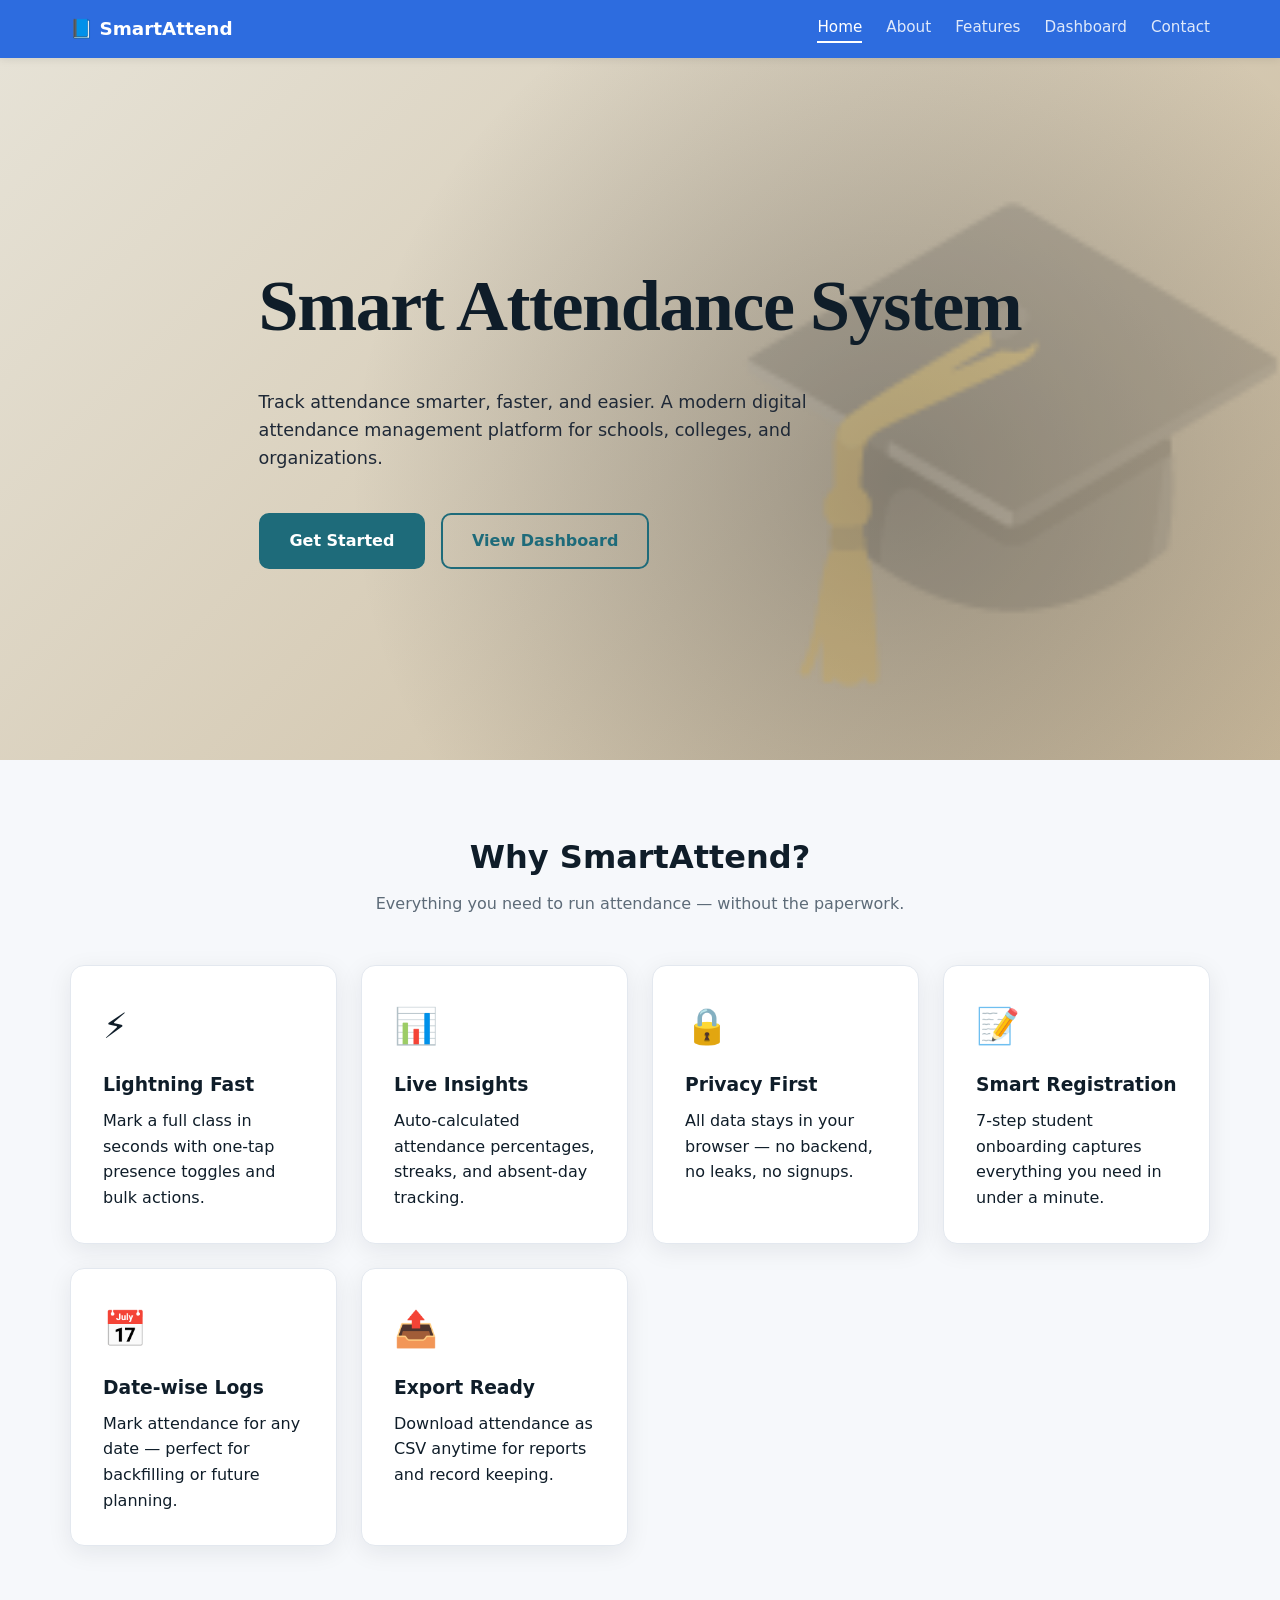
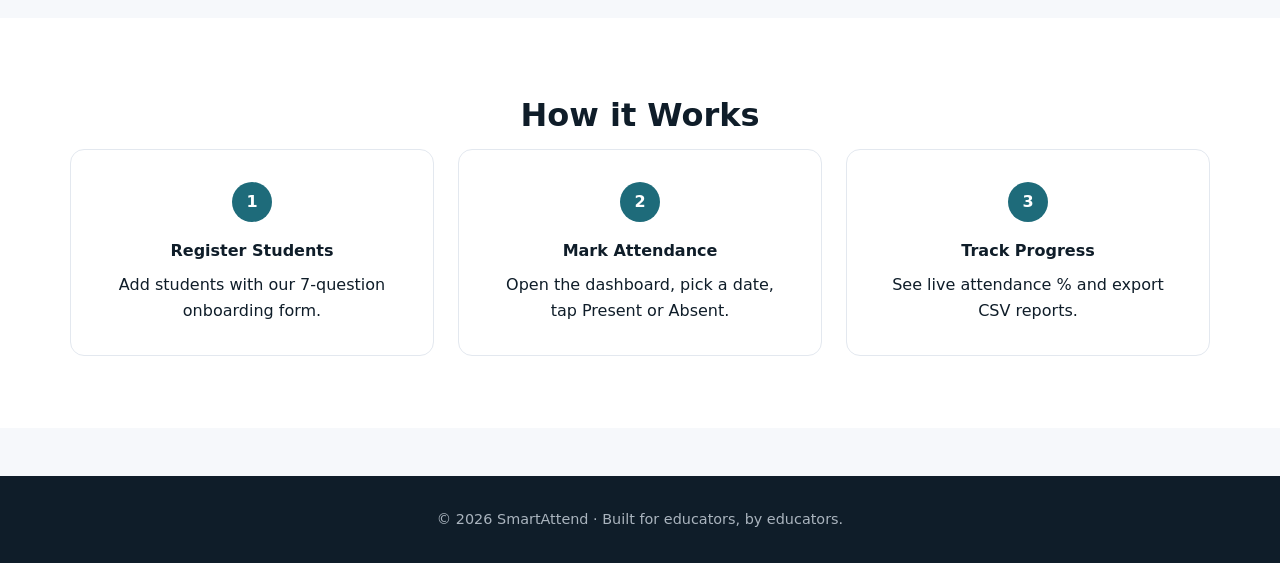
<file: index.html>
<!DOCTYPE html>
<html lang="en">
<head>
<meta charset="UTF-8" />
<meta name="viewport" content="width=device-width, initial-scale=1.0"/>
<title>Smart Attendance System — Track Attendance Smarter</title>
<meta name="description" content="A modern digital attendance management platform for schools, colleges, and organizations." />
<link rel="stylesheet" href="style.css"/>
</head>
<body>
<header class="navbar">
  <div class="container nav-inner">
    <a href="index.html" class="logo">📘 SmartAttend</a>
    <nav>
      <a href="index.html" class="active">Home</a>
      <a href="about.html">About</a>
      <a href="features.html">Features</a>
      <a href="dashboard.html">Dashboard</a>
      <a href="contact.html">Contact</a>
    </nav>
  </div>
</header>

<section class="hero">
  <div class="hero-overlay"></div>
  <div class="container hero-content">
    <h1>Smart Attendance System</h1>
    <p class="lead">
      Track attendance smarter, faster, and easier. A modern digital attendance
      management platform for schools, colleges, and organizations.
    </p>
    <div class="cta-row">
      <a href="register.html" class="btn btn-primary">Get Started</a>
      <a href="dashboard.html" class="btn btn-outline">View Dashboard</a>
    </div>
  </div>
</section>

<section class="section">
  <div class="container">
    <h2 class="section-title">Why SmartAttend?</h2>
    <p class="section-sub">Everything you need to run attendance — without the paperwork.</p>
    <div class="grid-3">
      <div class="card">
        <div class="icon">⚡</div>
        <h3>Lightning Fast</h3>
        <p>Mark a full class in seconds with one-tap presence toggles and bulk actions.</p>
      </div>
      <div class="card">
        <div class="icon">📊</div>
        <h3>Live Insights</h3>
        <p>Auto-calculated attendance percentages, streaks, and absent-day tracking.</p>
      </div>
      <div class="card">
        <div class="icon">🔒</div>
        <h3>Privacy First</h3>
        <p>All data stays in your browser — no backend, no leaks, no signups.</p>
      </div>
      <div class="card">
        <div class="icon">📝</div>
        <h3>Smart Registration</h3>
        <p>7-step student onboarding captures everything you need in under a minute.</p>
      </div>
      <div class="card">
        <div class="icon">📅</div>
        <h3>Date-wise Logs</h3>
        <p>Mark attendance for any date — perfect for backfilling or future planning.</p>
      </div>
      <div class="card">
        <div class="icon">📤</div>
        <h3>Export Ready</h3>
        <p>Download attendance as CSV anytime for reports and record keeping.</p>
      </div>
    </div>
  </div>
</section>

<section class="section alt">
  <div class="container steps">
    <h2 class="section-title">How it Works</h2>
    <div class="grid-3">
      <div class="step"><span>1</span><h4>Register Students</h4><p>Add students with our 7-question onboarding form.</p></div>
      <div class="step"><span>2</span><h4>Mark Attendance</h4><p>Open the dashboard, pick a date, tap Present or Absent.</p></div>
      <div class="step"><span>3</span><h4>Track Progress</h4><p>See live attendance % and export CSV reports.</p></div>
    </div>
  </div>
</section>

<footer class="footer">
  <div class="container">
    <p>© 2026 SmartAttend · Built for educators, by educators.</p>
  </div>
</footer>
</body>
</html>
</file>
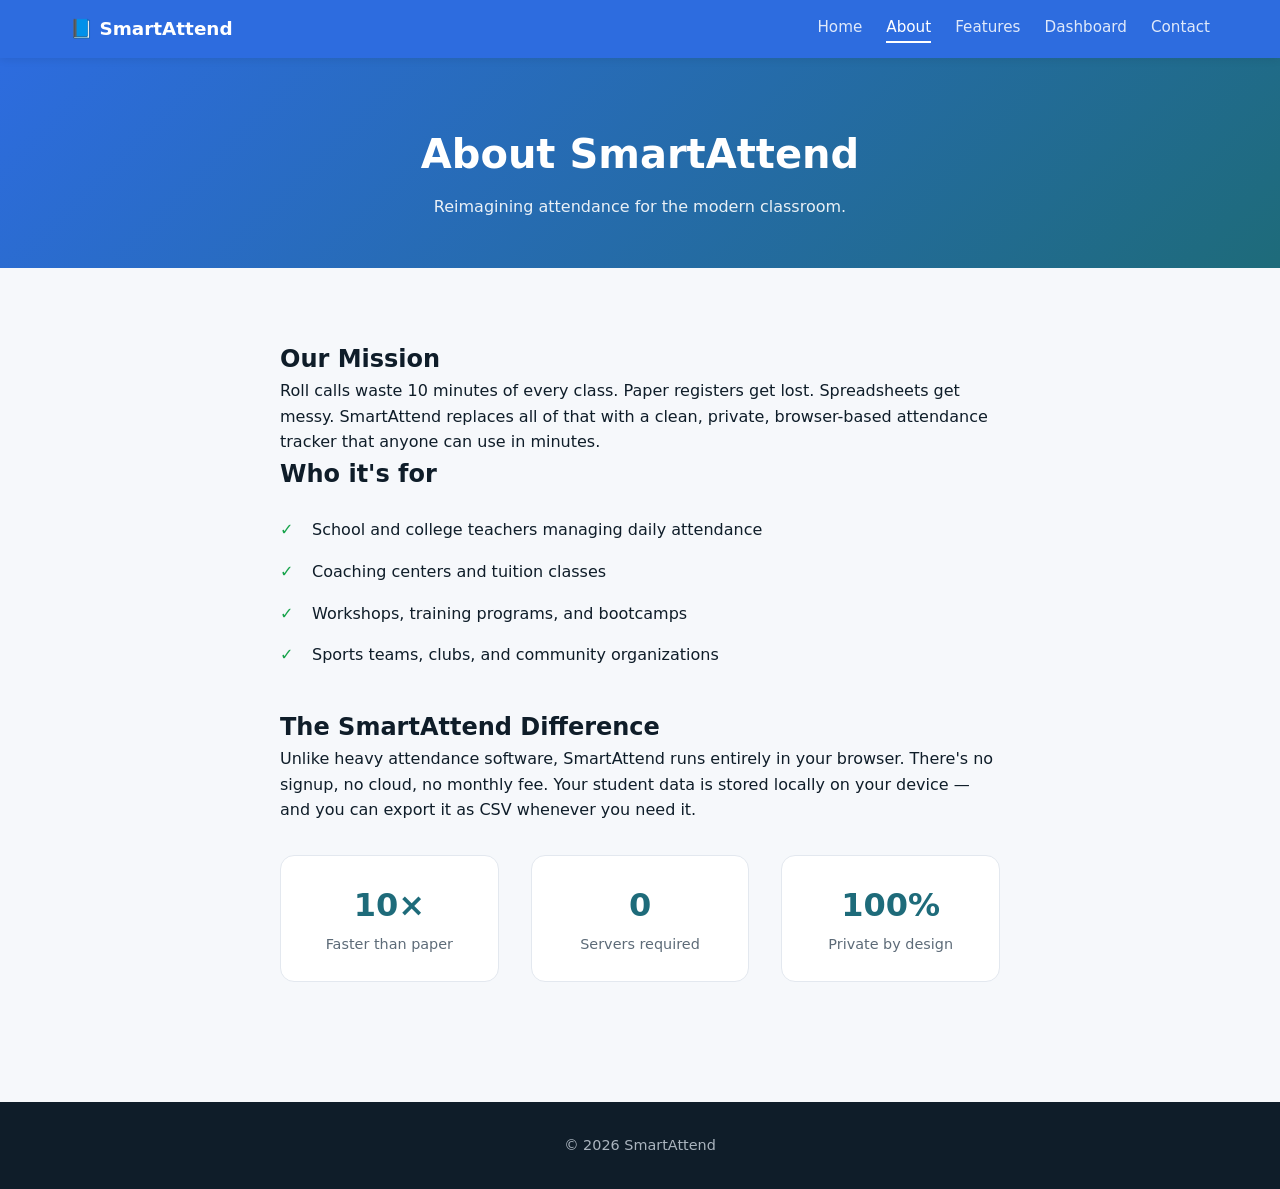
<file: about.html>
<!DOCTYPE html>
<html lang="en">
<head>
<meta charset="UTF-8"/>
<meta name="viewport" content="width=device-width, initial-scale=1.0"/>
<title>About — Smart Attendance System</title>
<link rel="stylesheet" href="style.css"/>
</head>
<body>
<header class="navbar">
  <div class="container nav-inner">
    <a href="index.html" class="logo">📘 SmartAttend</a>
    <nav>
      <a href="index.html">Home</a>
      <a href="about.html" class="active">About</a>
      <a href="features.html">Features</a>
      <a href="dashboard.html">Dashboard</a>
      <a href="contact.html">Contact</a>
    </nav>
  </div>
</header>

<section class="page-hero">
  <div class="container">
    <h1>About SmartAttend</h1>
    <p>Reimagining attendance for the modern classroom.</p>
  </div>
</section>

<section class="section">
  <div class="container narrow">
    <h2>Our Mission</h2>
    <p>Roll calls waste 10 minutes of every class. Paper registers get lost.
    Spreadsheets get messy. SmartAttend replaces all of that with a clean,
    private, browser-based attendance tracker that anyone can use in minutes.</p>

    <h2>Who it's for</h2>
    <ul class="check-list">
      <li>School and college teachers managing daily attendance</li>
      <li>Coaching centers and tuition classes</li>
      <li>Workshops, training programs, and bootcamps</li>
      <li>Sports teams, clubs, and community organizations</li>
    </ul>

    <h2>The SmartAttend Difference</h2>
    <p>Unlike heavy attendance software, SmartAttend runs entirely in your
    browser. There's no signup, no cloud, no monthly fee. Your student data
    is stored locally on your device — and you can export it as CSV whenever
    you need it.</p>

    <div class="stats">
      <div><strong>10×</strong><span>Faster than paper</span></div>
      <div><strong>0</strong><span>Servers required</span></div>
      <div><strong>100%</strong><span>Private by design</span></div>
    </div>
  </div>
</section>

<footer class="footer"><div class="container"><p>© 2026 SmartAttend</p></div></footer>
</body>
</html>
</file>
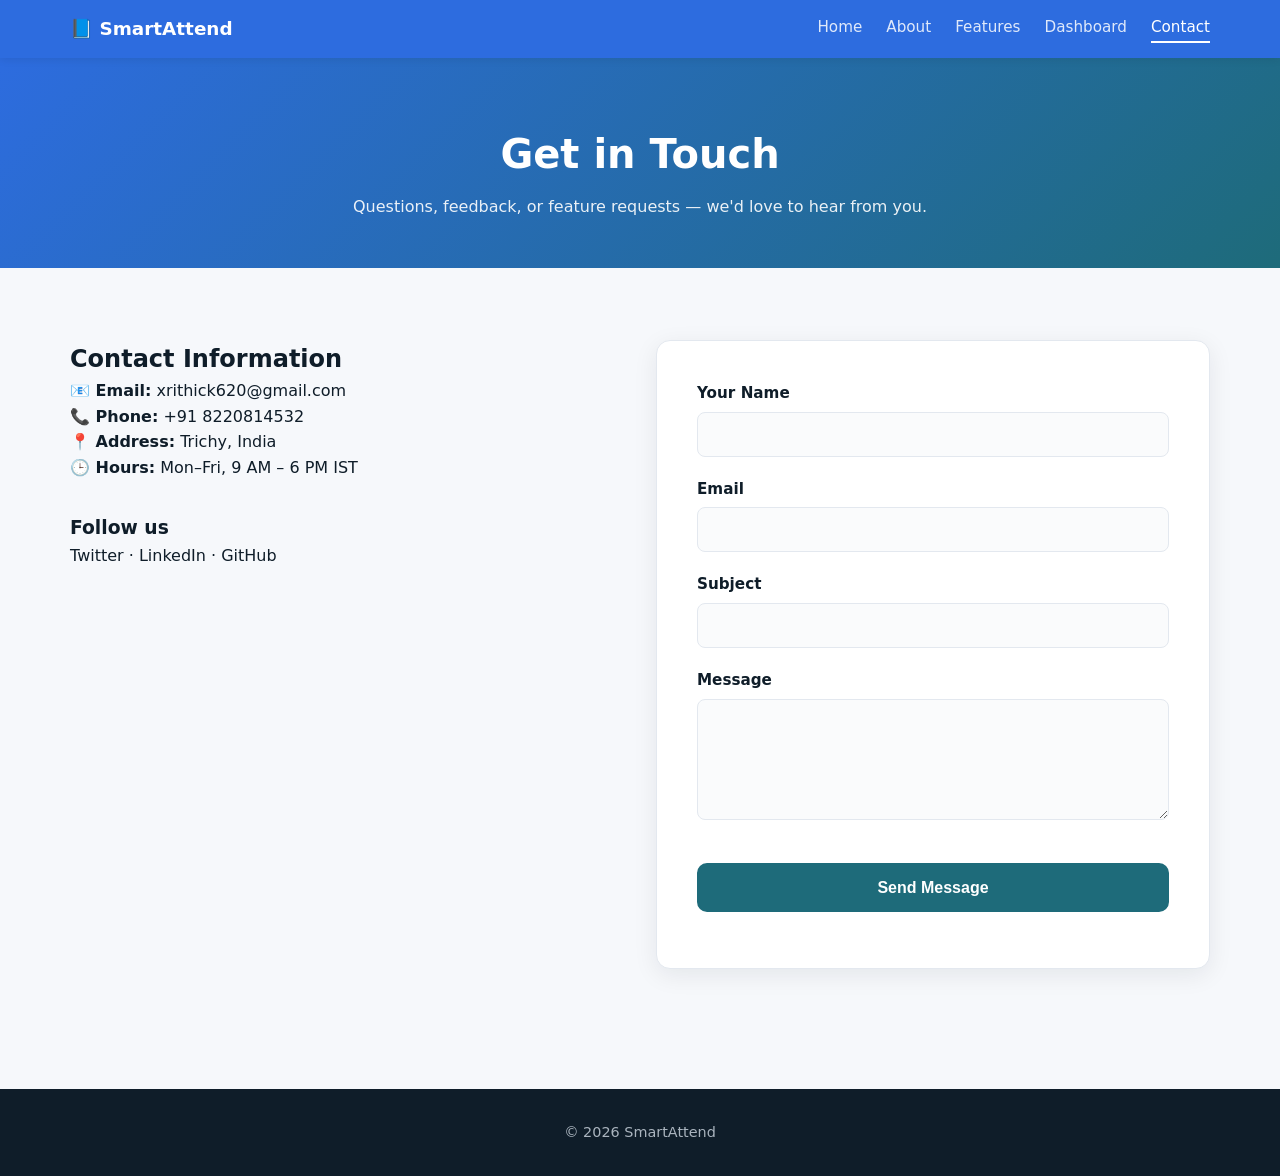
<file: contact.html>
<!DOCTYPE html>
<html lang="en">
<head>
<meta charset="UTF-8"/>
<meta name="viewport" content="width=device-width, initial-scale=1.0"/>
<title>Contact — SmartAttend</title>
<link rel="stylesheet" href="style.css"/>
</head>
<body>
<header class="navbar">
  <div class="container nav-inner">
    <a href="index.html" class="logo">📘 SmartAttend</a>
    <nav>
      <a href="index.html">Home</a>
      <a href="about.html">About</a>
      <a href="features.html">Features</a>
      <a href="dashboard.html">Dashboard</a>
      <a href="contact.html" class="active">Contact</a>
    </nav>
  </div>
</header>

<section class="page-hero">
  <div class="container">
    <h1>Get in Touch</h1>
    <p>Questions, feedback, or feature requests — we'd love to hear from you.</p>
  </div>
</section>

<section class="section">
  <div class="container grid-2">
    <div>
      <h2>Contact Information</h2>
      <p><strong>📧 Email:</strong> xrithick620@gmail.com</p>
      <p><strong>📞 Phone:</strong> +91 8220814532</p>
      <p><strong>📍 Address:</strong> Trichy, India</p>
      <p><strong>🕒 Hours:</strong> Mon–Fri, 9 AM – 6 PM IST</p>

      <h3 style="margin-top:2rem;">Follow us</h3>
      <p>Twitter · LinkedIn · GitHub</p>
    </div>

    <form class="form-card" id="contactForm">
      <div class="field"><label>Your Name</label><input type="text" required/></div>
      <div class="field"><label>Email</label><input type="email" required/></div>
      <div class="field"><label>Subject</label><input type="text" required/></div>
      <div class="field"><label>Message</label><textarea rows="5" required></textarea></div>
      <button type="submit" class="btn btn-primary btn-block">Send Message</button>
      <p id="cMsg" class="form-msg"></p>
    </form>
  </div>
</section>

<footer class="footer"><div class="container"><p>© 2026 SmartAttend</p></div></footer>
<script>
document.getElementById('contactForm').addEventListener('submit',function(e){
  e.preventDefault();
  document.getElementById('cMsg').textContent = '✅ Thanks! Your message has been recorded.';
  this.reset();
});
</script>
</body>
</html>
</file>
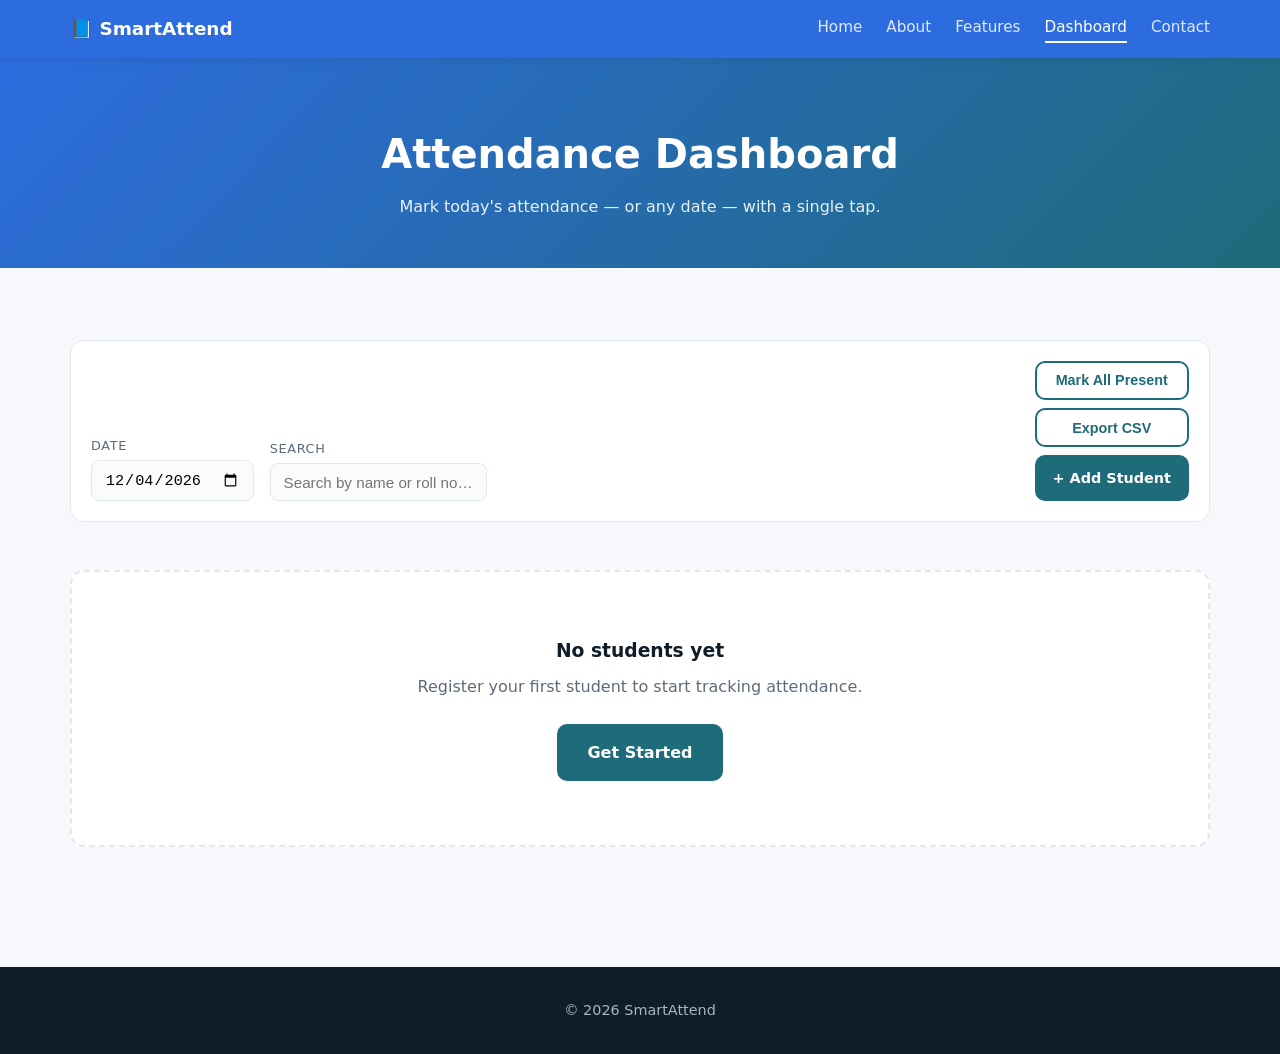
<file: dashboard.html>
<!DOCTYPE html>
<html lang="en">
<head>
<meta charset="UTF-8"/>
<meta name="viewport" content="width=device-width, initial-scale=1.0"/>
<title>Dashboard — SmartAttend</title>
<link rel="stylesheet" href="style.css"/>
</head>
<body>
<header class="navbar">
  <div class="container nav-inner">
    <a href="index.html" class="logo">📘 SmartAttend</a>
    <nav>
      <a href="index.html">Home</a>
      <a href="about.html">About</a>
      <a href="features.html">Features</a>
      <a href="dashboard.html" class="active">Dashboard</a>
      <a href="contact.html">Contact</a>
    </nav>
  </div>
</header>

<section class="page-hero">
  <div class="container">
    <h1>Attendance Dashboard</h1>
    <p>Mark today's attendance — or any date — with a single tap.</p>
  </div>
</section>

<section class="section">
  <div class="container">
    <div class="dash-toolbar">
      <div>
        <label class="tb-label">Date</label>
        <input type="date" id="dateInput"/>
      </div>
      <div>
        <label class="tb-label">Search</label>
        <input type="text" id="searchInput" placeholder="Search by name or roll no…"/>
      </div>
      <div class="tb-actions">
        <button class="btn btn-outline" id="markAllPresent">Mark All Present</button>
        <button class="btn btn-outline" id="exportCsv">Export CSV</button>
        <a href="register.html" class="btn btn-primary">+ Add Student</a>
      </div>
    </div>

    <div id="statsBar" class="stats-bar"></div>

    <div id="studentList" class="student-list"></div>
    <div id="emptyState" class="empty-state" style="display:none;">
      <h3>No students yet</h3>
      <p>Register your first student to start tracking attendance.</p>
      <a href="register.html" class="btn btn-primary">Get Started</a>
    </div>
  </div>
</section>

<footer class="footer"><div class="container"><p>© 2026 SmartAttend</p></div></footer>
<script src="app.js"></script>
<script src="dashboard.js"></script>
</body>
</html>
</file>
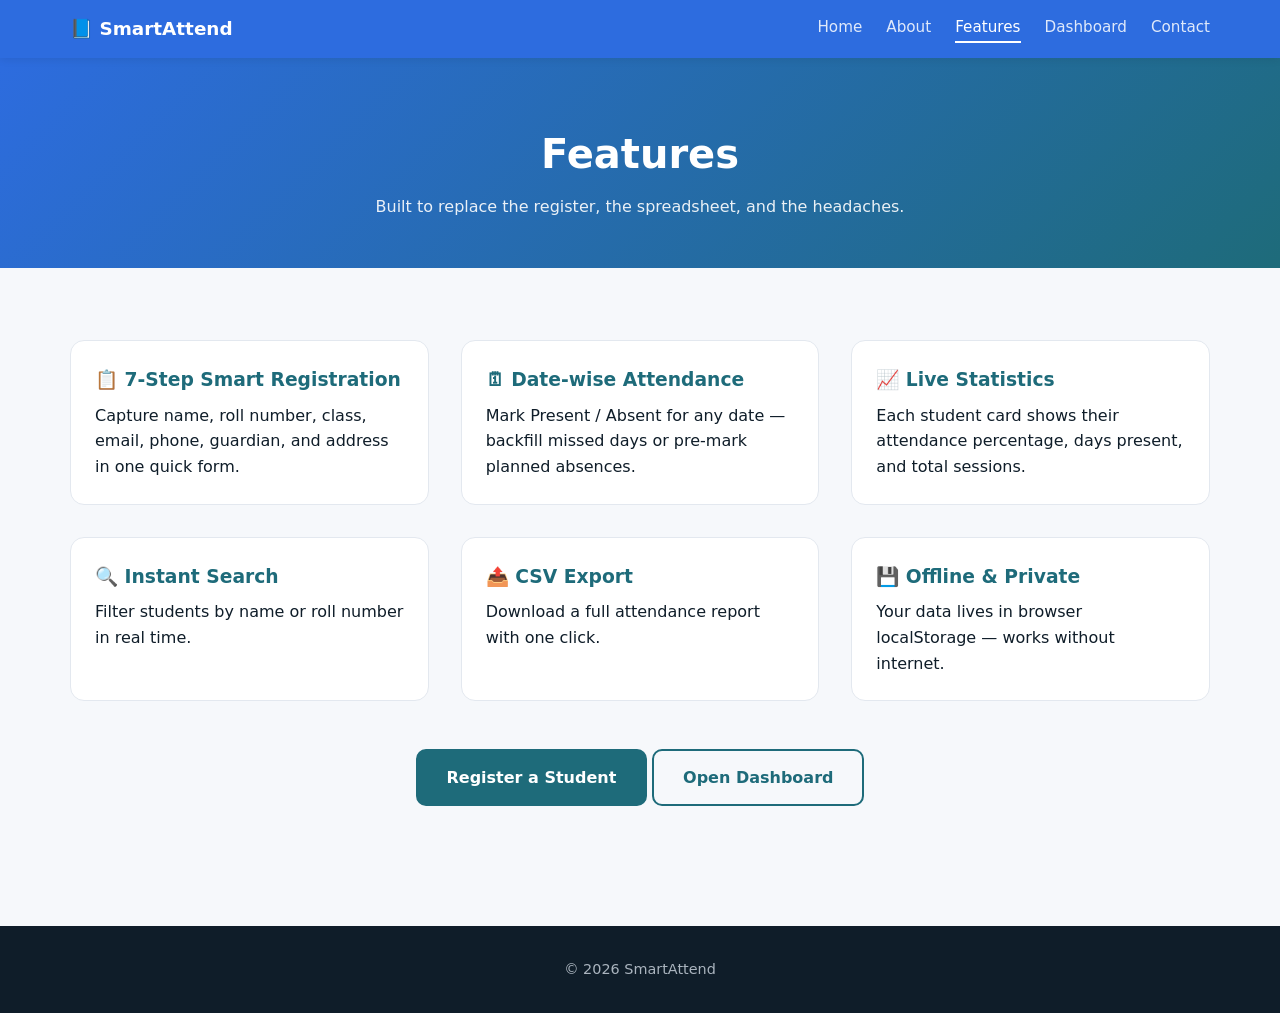
<file: features.html>
<!DOCTYPE html>
<html lang="en">
<head>
<meta charset="UTF-8"/>
<meta name="viewport" content="width=device-width, initial-scale=1.0"/>
<title>Features — Smart Attendance System</title>
<link rel="stylesheet" href="style.css"/>
</head>
<body>
<header class="navbar">
  <div class="container nav-inner">
    <a href="index.html" class="logo">📘 SmartAttend</a>
    <nav>
      <a href="index.html">Home</a>
      <a href="about.html">About</a>
      <a href="features.html" class="active">Features</a>
      <a href="dashboard.html">Dashboard</a>
      <a href="contact.html">Contact</a>
    </nav>
  </div>
</header>

<section class="page-hero">
  <div class="container">
    <h1>Features</h1>
    <p>Built to replace the register, the spreadsheet, and the headaches.</p>
  </div>
</section>

<section class="section">
  <div class="container">
    <div class="grid-2">
      <div class="feature-row"><h3>📋 7-Step Smart Registration</h3><p>Capture name, roll number, class, email, phone, guardian, and address in one quick form.</p></div>
      <div class="feature-row"><h3>🗓 Date-wise Attendance</h3><p>Mark Present / Absent for any date — backfill missed days or pre-mark planned absences.</p></div>
      <div class="feature-row"><h3>📈 Live Statistics</h3><p>Each student card shows their attendance percentage, days present, and total sessions.</p></div>
      <div class="feature-row"><h3>🔍 Instant Search</h3><p>Filter students by name or roll number in real time.</p></div>
      <div class="feature-row"><h3>📤 CSV Export</h3><p>Download a full attendance report with one click.</p></div>
      <div class="feature-row"><h3>💾 Offline & Private</h3><p>Your data lives in browser localStorage — works without internet.</p></div>
    </div>

    <div style="text-align:center; margin-top:3rem;">
      <a href="register.html" class="btn btn-primary">Register a Student</a>
      <a href="dashboard.html" class="btn btn-outline">Open Dashboard</a>
    </div>
  </div>
</section>

<footer class="footer"><div class="container"><p>© 2026 SmartAttend</p></div></footer>
</body>
</html>
</file>
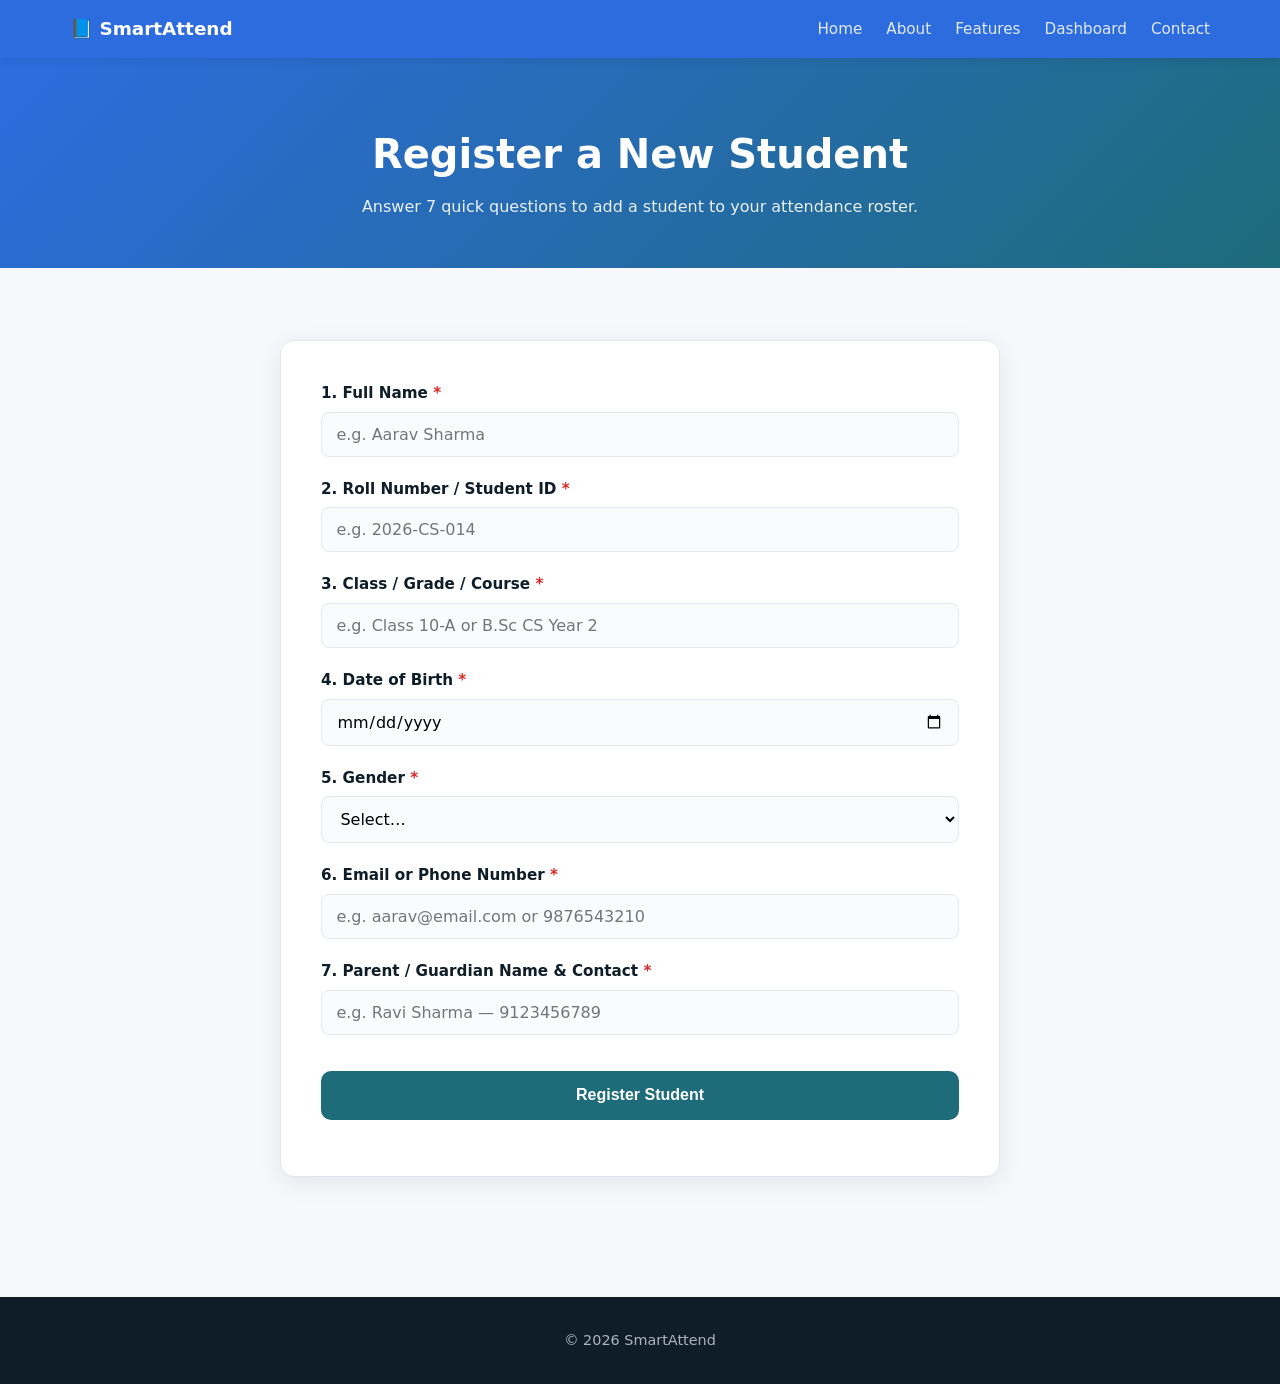
<file: register.html>
<!DOCTYPE html>
<html lang="en">
<head>
<meta charset="UTF-8"/>
<meta name="viewport" content="width=device-width, initial-scale=1.0"/>
<title>Register Student — SmartAttend</title>
<link rel="stylesheet" href="style.css"/>
</head>
<body>
<header class="navbar">
  <div class="container nav-inner">
    <a href="index.html" class="logo">📘 SmartAttend</a>
    <nav>
      <a href="index.html">Home</a>
      <a href="about.html">About</a>
      <a href="features.html">Features</a>
      <a href="dashboard.html">Dashboard</a>
      <a href="contact.html">Contact</a>
    </nav>
  </div>
</header>

<section class="page-hero">
  <div class="container">
    <h1>Register a New Student</h1>
    <p>Answer 7 quick questions to add a student to your attendance roster.</p>
  </div>
</section>

<section class="section">
  <div class="container narrow">
    <form id="registerForm" class="form-card">

      <div class="field">
        <label>1. Full Name <span>*</span></label>
        <input type="text" name="fullName" required placeholder="e.g. Aarav Sharma"/>
      </div>

      <div class="field">
        <label>2. Roll Number / Student ID <span>*</span></label>
        <input type="text" name="rollNo" required placeholder="e.g. 2026-CS-014"/>
      </div>

      <div class="field">
        <label>3. Class / Grade / Course <span>*</span></label>
        <input type="text" name="className" required placeholder="e.g. Class 10-A or B.Sc CS Year 2"/>
      </div>

      <div class="field">
        <label>4. Date of Birth <span>*</span></label>
        <input type="date" name="dob" required/>
      </div>

      <div class="field">
        <label>5. Gender <span>*</span></label>
        <select name="gender" required>
          <option value="">Select…</option>
          <option>Male</option><option>Female</option><option>Other</option>
        </select>
      </div>

      <div class="field">
        <label>6. Email or Phone Number <span>*</span></label>
        <input type="text" name="contact" required placeholder="e.g. aarav@email.com or 9876543210"/>
      </div>

      <div class="field">
        <label>7. Parent / Guardian Name & Contact <span>*</span></label>
        <input type="text" name="guardian" required placeholder="e.g. Ravi Sharma — 9123456789"/>
      </div>

      <button type="submit" class="btn btn-primary btn-block">Register Student</button>
      <p id="formMsg" class="form-msg"></p>
    </form>
  </div>
</section>

<footer class="footer"><div class="container"><p>© 2026 SmartAttend</p></div></footer>

<script src="app.js"></script>
<script>
document.getElementById('registerForm').addEventListener('submit', function(e){
  e.preventDefault();
  const data = Object.fromEntries(new FormData(this).entries());
  data.id = Date.now().toString();
  data.attendance = {}; // { '2026-05-11': 'present'|'absent' }
  const list = JSON.parse(localStorage.getItem('students') || '[]');
  list.push(data);
  localStorage.setItem('students', JSON.stringify(list));
  document.getElementById('formMsg').textContent = '✅ Student registered! Redirecting to dashboard...';
  setTimeout(()=> window.location.href='dashboard.html', 1200);
});
</script>
</body>
</html>
</file>
<file: style.css>
/* SmartAttend — Design System */
:root{
  --primary:#1e6b7a;
  --primary-dark:#154d58;
  --accent:#2d6cdf;
  --bg:#f6f8fb;
  --surface:#ffffff;
  --text:#0f1d29;
  --muted:#5d6b78;
  --border:#e3e8ef;
  --success:#16a34a;
  --danger:#dc2626;
  --radius:14px;
  --shadow:0 6px 24px rgba(15,29,41,.08);
  --font:'Segoe UI',system-ui,-apple-system,sans-serif;
}
*{box-sizing:border-box;margin:0;padding:0}
html,body{font-family:var(--font);color:var(--text);background:var(--bg);line-height:1.6}
a{color:inherit;text-decoration:none}
.container{max-width:1180px;margin:0 auto;padding:0 1.25rem}
.narrow{max-width:760px;margin:0 auto}

/* Navbar */
.navbar{background:var(--accent);color:#fff;position:sticky;top:0;z-index:50;box-shadow:0 2px 8px rgba(0,0,0,.08)}
.nav-inner{display:flex;justify-content:space-between;align-items:center;padding:.9rem 1.25rem}
.logo{font-weight:700;font-size:1.15rem;color:#fff}
.navbar nav{display:flex;gap:1.5rem;flex-wrap:wrap}
.navbar nav a{color:#fff;font-size:.95rem;opacity:.85;transition:.2s}
.navbar nav a:hover,.navbar nav a.active{opacity:1;border-bottom:2px solid #fff;padding-bottom:2px}

/* Hero */
.hero{
  position:relative;
  min-height:78vh;
  display:flex;align-items:center;
  background:linear-gradient(135deg,#dcdcd0 0%,#c9b89a 100%);
  background-image:radial-gradient(circle at 70% 60%, #2a2a2a55, transparent 55%),
                   linear-gradient(135deg,#e6e2d6 0%,#c9b89a 100%);
  overflow:hidden;
}
.hero::after{
  content:"🎓";
  position:absolute;right:-2rem;bottom:-3rem;font-size:30rem;opacity:.18;
}
.hero-content{position:relative;z-index:2;padding:5rem 1.25rem}
.hero h1{font-family:Georgia,serif;font-size:clamp(2.4rem,6vw,4.5rem);font-weight:800;letter-spacing:-.02em;margin-bottom:1.5rem;color:#0f1d29}
.lead{max-width:620px;font-size:1.1rem;color:#1f2937;margin-bottom:2.5rem}
.cta-row{display:flex;gap:1rem;flex-wrap:wrap}

/* Buttons */
.btn{display:inline-block;padding:.85rem 1.8rem;border-radius:10px;font-weight:600;font-size:1rem;cursor:pointer;border:2px solid transparent;transition:.2s;text-align:center}
.btn-primary{background:var(--primary);color:#fff;border-color:var(--primary)}
.btn-primary:hover{background:var(--primary-dark);border-color:var(--primary-dark);transform:translateY(-2px)}
.btn-outline{background:transparent;border-color:var(--primary);color:var(--primary)}
.btn-outline:hover{background:var(--primary);color:#fff}
.btn-block{width:100%;margin-top:1rem}

/* Sections */
.section{padding:4.5rem 0}
.section.alt{background:#fff}
.section-title{font-size:2rem;font-weight:700;text-align:center;margin-bottom:.5rem}
.section-sub{text-align:center;color:var(--muted);margin-bottom:3rem}

/* Page Hero */
.page-hero{background:linear-gradient(135deg,var(--accent),var(--primary));color:#fff;padding:4rem 0 3rem;text-align:center}
.page-hero h1{font-size:2.5rem;margin-bottom:.5rem}
.page-hero p{opacity:.9}

/* Grids */
.grid-3{display:grid;grid-template-columns:repeat(auto-fit,minmax(260px,1fr));gap:1.5rem}
.grid-2{display:grid;grid-template-columns:repeat(auto-fit,minmax(300px,1fr));gap:2rem}
.card{background:var(--surface);padding:2rem;border-radius:var(--radius);box-shadow:var(--shadow);transition:.25s;border:1px solid var(--border)}
.card:hover{transform:translateY(-4px);box-shadow:0 12px 30px rgba(15,29,41,.12)}
.card .icon{font-size:2.2rem;margin-bottom:1rem}
.card h3{margin-bottom:.5rem}

/* Steps */
.step{background:#fff;padding:2rem;border-radius:var(--radius);border:1px solid var(--border);text-align:center}
.step span{display:inline-block;width:2.5rem;height:2.5rem;background:var(--primary);color:#fff;border-radius:50%;line-height:2.5rem;font-weight:700;margin-bottom:1rem}
.step h4{margin-bottom:.5rem}

/* Lists */
.check-list{margin:1rem 0 2rem;padding-left:0;list-style:none}
.check-list li{padding:.5rem 0 .5rem 2rem;position:relative}
.check-list li::before{content:"✓";color:var(--success);font-weight:700;position:absolute;left:0}
.stats{display:flex;gap:2rem;flex-wrap:wrap;margin-top:2rem}
.stats div{flex:1;min-width:140px;background:#fff;padding:1.5rem;border-radius:var(--radius);text-align:center;border:1px solid var(--border)}
.stats strong{display:block;font-size:2rem;color:var(--primary)}
.stats span{color:var(--muted);font-size:.9rem}

/* Forms */
.form-card{background:#fff;padding:2.5rem;border-radius:var(--radius);box-shadow:var(--shadow);border:1px solid var(--border)}
.field{margin-bottom:1.25rem}
.field label{display:block;font-weight:600;margin-bottom:.4rem;font-size:.95rem}
.field label span{color:var(--danger)}
.field input,.field select,.field textarea{
  width:100%;padding:.75rem .9rem;border:1px solid var(--border);
  border-radius:8px;font-size:1rem;font-family:inherit;background:#fafbfc;transition:.2s
}
.field input:focus,.field select:focus,.field textarea:focus{
  outline:none;border-color:var(--primary);background:#fff;box-shadow:0 0 0 3px rgba(30,107,122,.12)
}
.form-msg{margin-top:1rem;text-align:center;color:var(--success);font-weight:600}
.feature-row{padding:1.5rem;background:#fff;border-radius:var(--radius);border:1px solid var(--border)}
.feature-row h3{margin-bottom:.5rem;color:var(--primary)}

/* Dashboard */
.dash-toolbar{display:flex;gap:1rem;flex-wrap:wrap;align-items:flex-end;background:#fff;padding:1.25rem;border-radius:var(--radius);border:1px solid var(--border);margin-bottom:1.5rem}
.dash-toolbar > div{display:flex;flex-direction:column}
.dash-toolbar input{padding:.6rem .8rem;border:1px solid var(--border);border-radius:8px;font-size:.95rem;background:#fafbfc}
.tb-label{font-size:.8rem;color:var(--muted);margin-bottom:.25rem;text-transform:uppercase;letter-spacing:.05em}
.tb-actions{display:flex;gap:.5rem;flex-wrap:wrap;margin-left:auto}
.tb-actions .btn{padding:.6rem 1rem;font-size:.9rem}

.stats-bar{display:flex;gap:1rem;flex-wrap:wrap;margin-bottom:1.5rem}
.stats-bar .pill{background:#fff;padding:.85rem 1.25rem;border-radius:10px;border:1px solid var(--border);font-size:.95rem}
.stats-bar .pill strong{color:var(--primary)}

.student-list{display:grid;gap:1rem}
.student-card{background:#fff;padding:1.25rem;border-radius:var(--radius);border:1px solid var(--border);display:grid;grid-template-columns:1fr auto auto;gap:1rem;align-items:center}
.student-card .info h4{margin-bottom:.2rem}
.student-card .info small{color:var(--muted)}
.student-card .pct{font-weight:700;color:var(--primary);font-size:1.1rem;text-align:center;min-width:70px}
.student-card .pct small{display:block;font-weight:400;color:var(--muted);font-size:.7rem}
.toggle-group{display:flex;gap:.4rem}
.toggle-btn{padding:.5rem 1rem;border:2px solid var(--border);background:#fff;border-radius:8px;cursor:pointer;font-weight:600;font-size:.85rem;transition:.15s}
.toggle-btn.present.active{background:var(--success);border-color:var(--success);color:#fff}
.toggle-btn.absent.active{background:var(--danger);border-color:var(--danger);color:#fff}
.toggle-btn:hover{transform:scale(1.05)}
.del-btn{background:transparent;border:none;color:var(--danger);cursor:pointer;font-size:1.1rem;padding:.4rem}

.empty-state{text-align:center;padding:4rem 1rem;background:#fff;border-radius:var(--radius);border:2px dashed var(--border)}
.empty-state h3{margin-bottom:.5rem}
.empty-state p{color:var(--muted);margin-bottom:1.5rem}

/* Footer */
.footer{background:#0f1d29;color:#aab4be;padding:2rem 0;text-align:center;margin-top:3rem;font-size:.9rem}

@media(max-width:640px){
  .student-card{grid-template-columns:1fr;}
  .tb-actions{margin-left:0;width:100%}
  .hero::after{font-size:18rem;right:-3rem}
}
</file>
